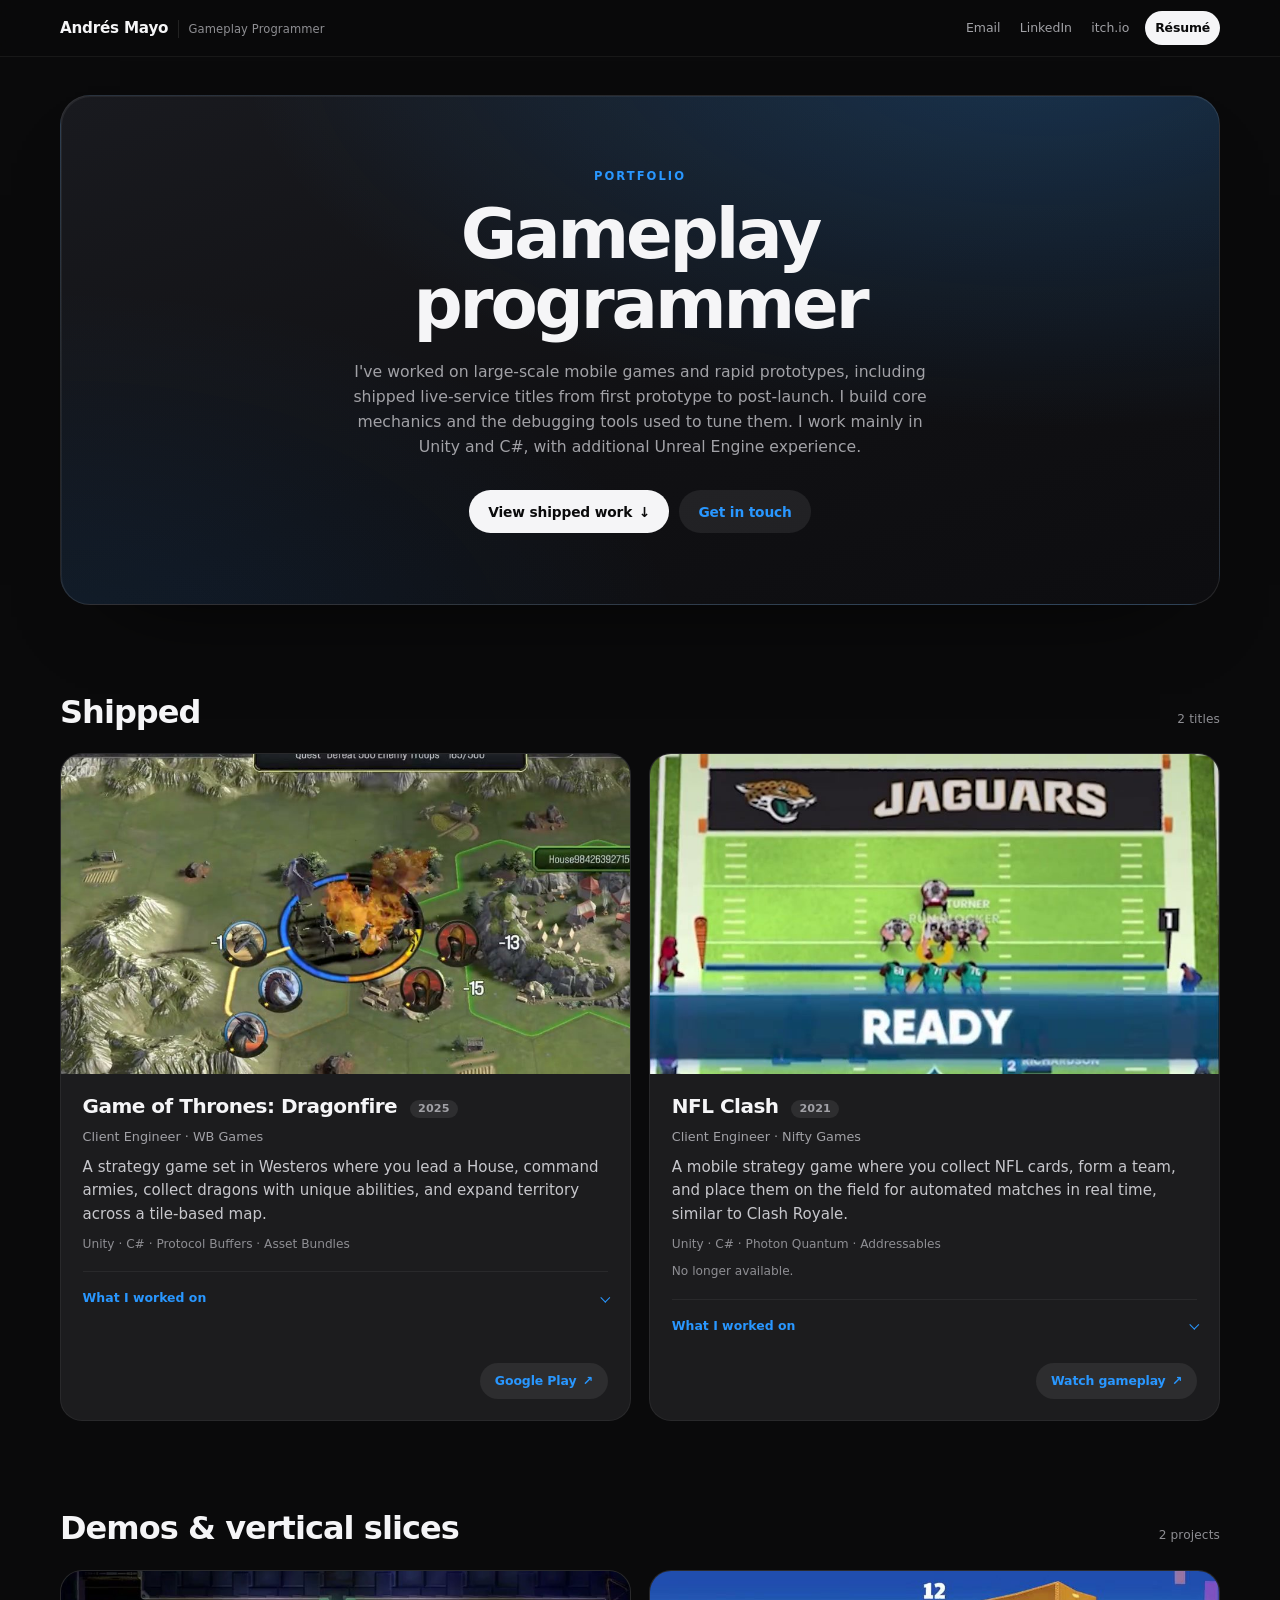
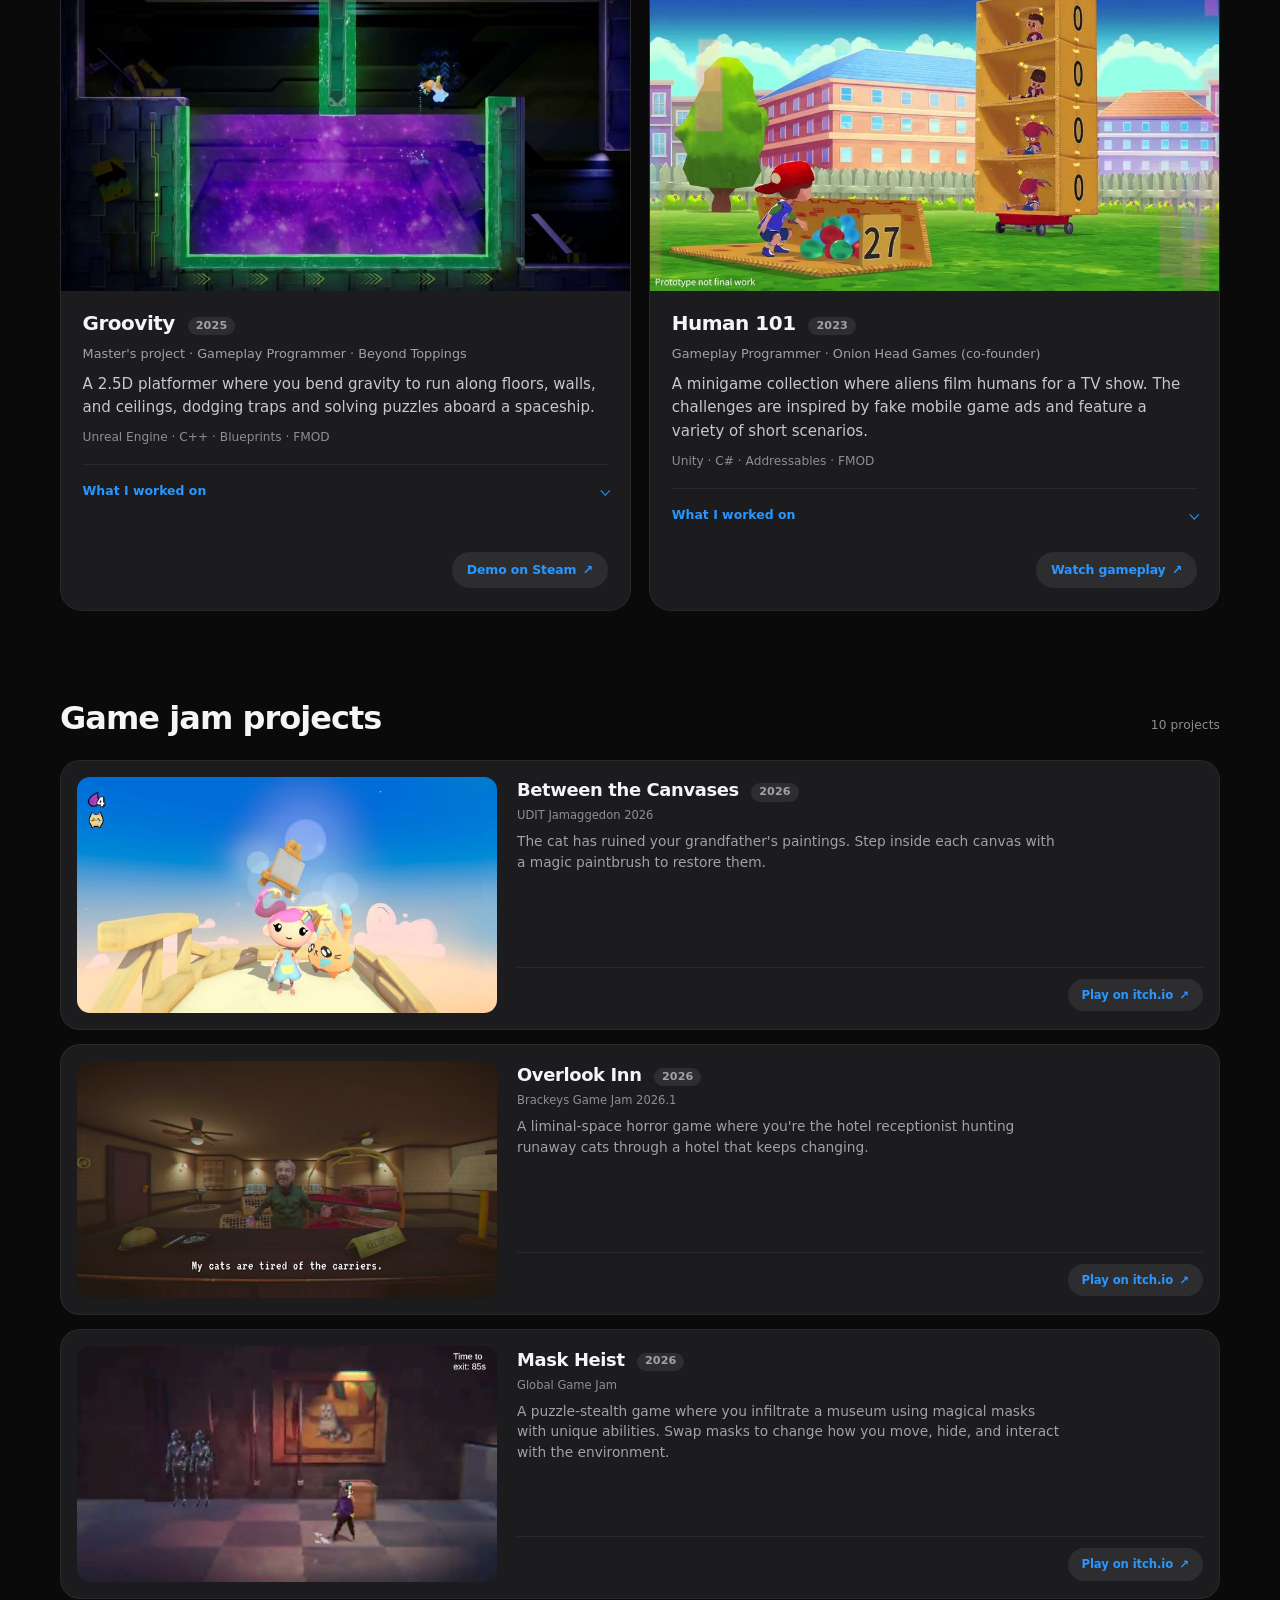
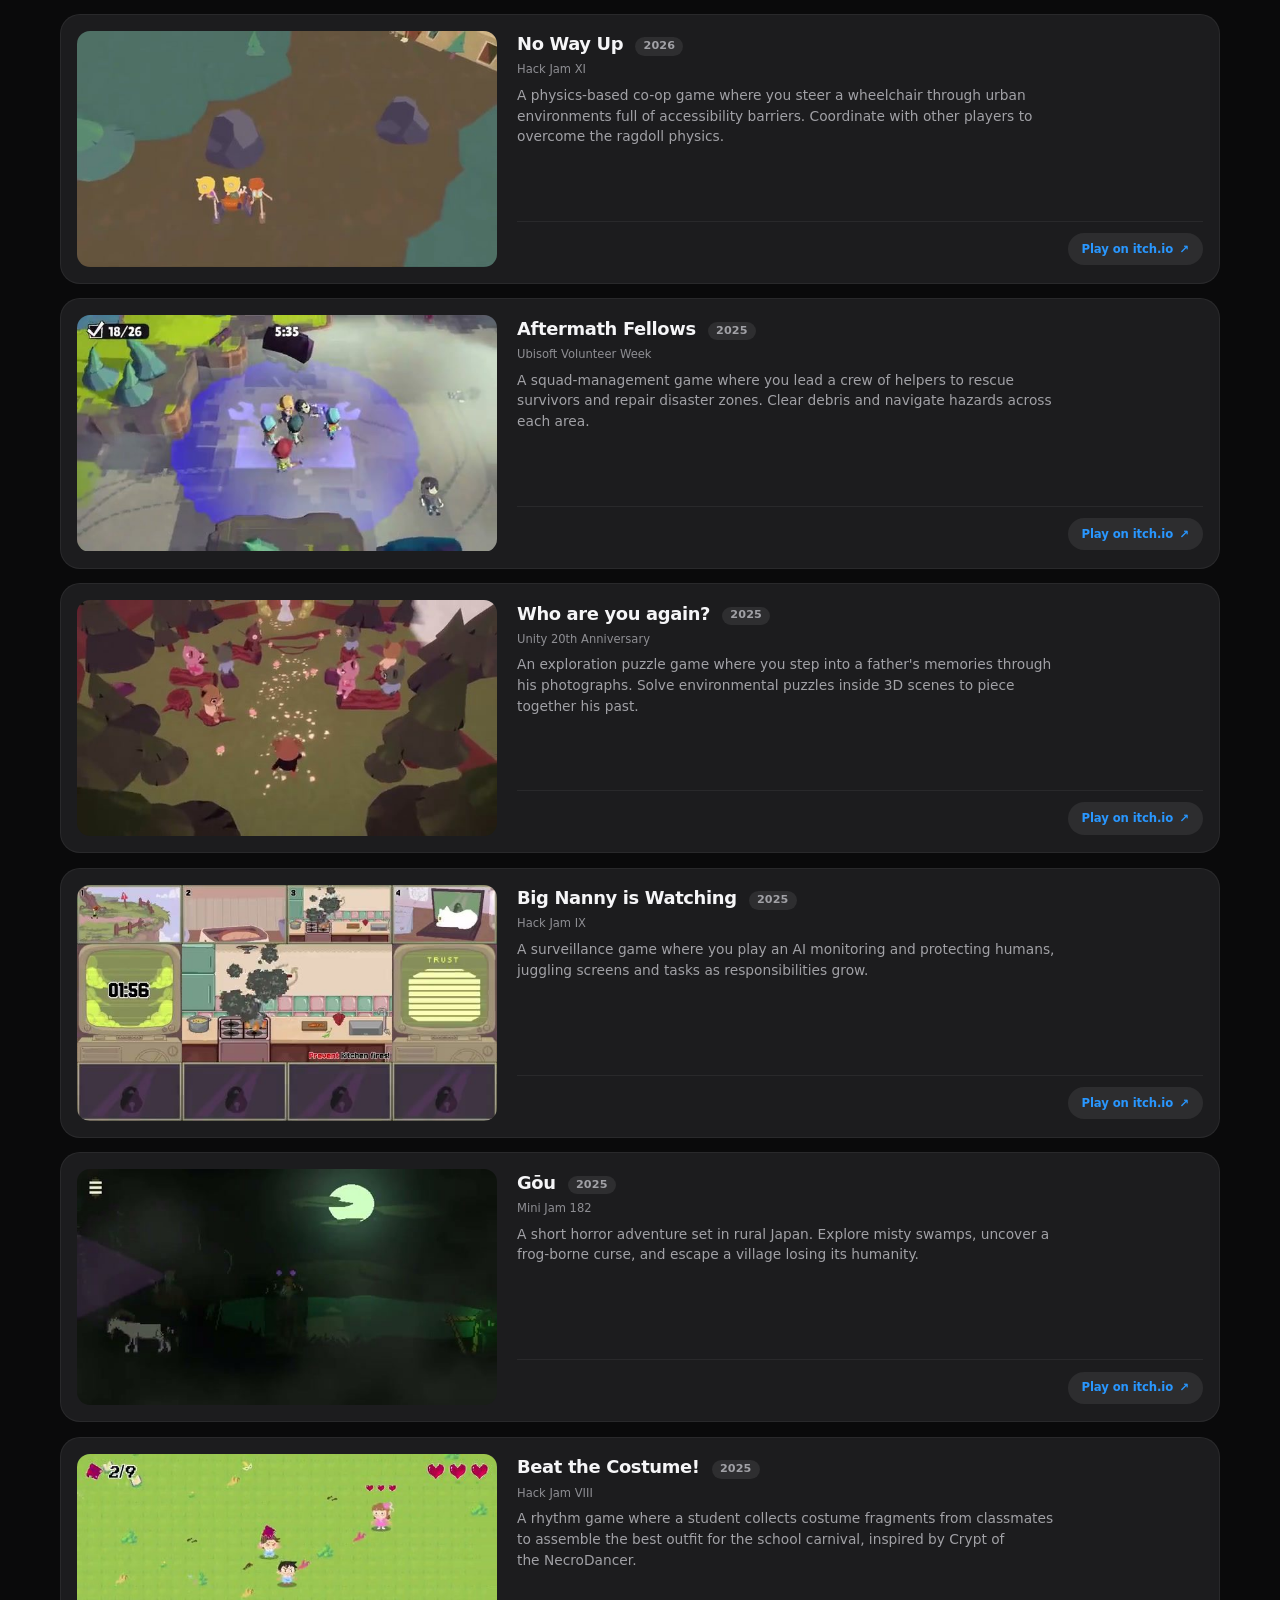
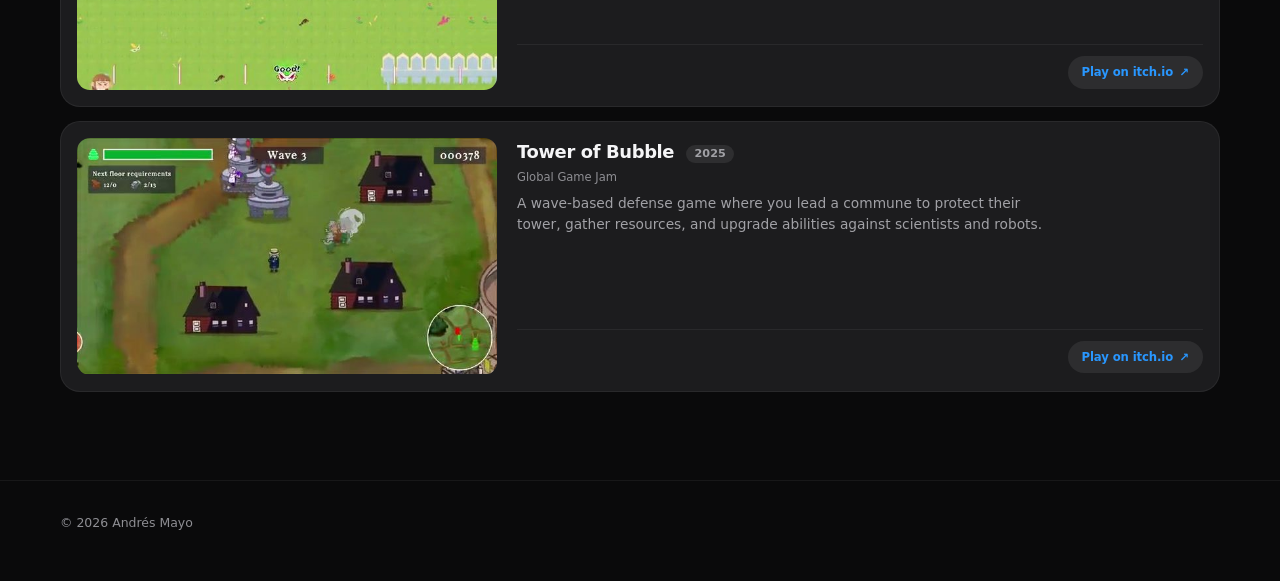
<file: index.html>
<!doctype html>
<html lang="en">
<head>
  <meta charset="utf-8">
  <meta name="viewport" content="width=device-width, initial-scale=1">

  <title>Andrés Mayo · Gameplay Programmer</title>
  <meta name="description" content="Gameplay programmer in Unity and Unreal. Shipped Game of Thrones: Dragonfire and NFL Clash, plus a master's project and ten game jam projects.">
  <link rel="canonical" href="https://aemc64.github.io/">
  <meta name="theme-color" content="#0a0a0b">

  <link rel="icon" href="favicon.svg" type="image/svg+xml">
  <link rel="icon" href="favicon.ico" sizes="32x32">

  <meta property="og:type" content="profile">
  <meta property="og:title" content="Andrés Mayo · Gameplay Programmer">
  <meta property="og:description" content="Gameplay programmer in Unity and Unreal. Shipped Dragonfire and NFL Clash.">
  <meta property="og:url" content="https://aemc64.github.io/">
  <meta property="og:image" content="https://aemc64.github.io/assets/img/og.jpg">
  <meta property="og:image:width" content="1200">
  <meta property="og:image:height" content="630">
  <meta name="twitter:card" content="summary_large_image">
  <meta name="twitter:title" content="Andrés Mayo · Gameplay Programmer">
  <meta name="twitter:description" content="Gameplay programmer in Unity and Unreal. Shipped Dragonfire and NFL Clash.">
  <meta name="twitter:image" content="https://aemc64.github.io/assets/img/og.jpg">

  <link rel="stylesheet" href="assets/css/site.css?v=20261123">

  <script type="application/ld+json">
  {
    "@context": "https://schema.org",
    "@type": "Person",
    "name": "Andrés Mayo",
    "jobTitle": "Gameplay Programmer",
    "url": "https://aemc64.github.io/",
    "email": "mailto:aemc.64@gmail.com",
    "sameAs": [
      "https://www.linkedin.com/in/aemc64/",
      "https://aemc64.itch.io/"
    ],
    "knowsAbout": ["Unity", "Unreal Engine", "C#", "C++", "Gameplay programming"]
  }
  </script>
</head>
<body>
  <a class="skip" href="#main">Skip to content</a>

  <header class="site-header">
    <div class="wrap">
      <div class="brand">Andrés Mayo <span>Gameplay Programmer</span></div>
      <nav class="nav" aria-label="Contact and résumé">
        <a href="mailto:aemc.64@gmail.com">Email</a>
        <a href="https://www.linkedin.com/in/aemc64/" target="_blank" rel="noopener noreferrer">LinkedIn</a>
        <a href="https://aemc64.itch.io/" target="_blank" rel="noopener noreferrer">itch.io</a>
        <a class="btn btn--sm" href="https://drive.google.com/file/d/1USrw6BhTbRZUoAI2uEPv93wfyci0VoiL/view" target="_blank" rel="noopener noreferrer">Résumé</a>
      </nav>
    </div>
  </header>

  <main id="main">
    <section class="hero wrap" aria-labelledby="intro">
      <div class="hero__panel">
        <div class="hero__copy">
          <p class="hero__eyebrow">Portfolio</p>
          <h1 id="intro">Gameplay programmer</h1>
          <p class="lede">I've worked on large-scale mobile games and rapid prototypes, including shipped live-service titles from first prototype to post-launch. I build core mechanics and the debugging tools used to tune them. I work mainly in Unity and C#, with additional Unreal Engine experience.</p>
          <div class="hero__actions">
            <a class="btn" href="#shipped">View shipped work <span aria-hidden="true">↓</span></a>
            <a class="btn btn--quiet" href="mailto:aemc.64@gmail.com">Get in touch</a>
          </div>
        </div>
      </div>
    </section>

    <section class="section wrap" aria-labelledby="shipped">
      <div class="section__head">
        <h2 id="shipped">Shipped</h2>
        <span class="section__count">2 titles</span>
      </div>
      <div class="grid grid--2">

        <article class="card">
          <div class="card__media" data-preview>
            <video muted playsinline loop preload="none" aria-hidden="true"
                   poster="assets/img/dragonfire.jpg"
                   data-src="assets/videos/dragonfire.mp4"></video>
            <button class="card__play" type="button" aria-label="Play a preview of Game of Thrones: Dragonfire"></button>
          </div>
          <div class="card__body">
            <h3 class="card__title">Game of Thrones: Dragonfire <span>2025</span></h3>
            <p class="card__meta">Client Engineer · WB Games</p>
            <p class="card__desc">A strategy game set in Westeros where you lead a House, command armies, collect dragons with unique abilities, and expand territory across a tile-based map.</p>
            <p class="card__tech">Unity · C# · Protocol Buffers · Asset Bundles</p>
            <details class="expander">
              <summary>What I worked on</summary>
              <ul>
                <li>Tile map systems</li>
                <li>Army &amp; marches</li>
                <li>Combat visualization</li>
                <li>Territory management</li>
                <li>Points of interest</li>
                <li>Alliance mechanics</li>
              </ul>
            </details>
            <div class="card__links">
              <a class="btn btn--quiet btn--sm" href="https://play.google.com/store/apps/details?id=com.wb.goog.hotd.socialstrategy" target="_blank" rel="noopener noreferrer">Google Play <span aria-hidden="true">↗</span></a>
            </div>
          </div>
        </article>

        <article class="card">
          <div class="card__media" data-preview>
            <video muted playsinline loop preload="none" aria-hidden="true"
                   poster="assets/img/nfl.jpg"
                   data-src="assets/videos/nfl.mp4"></video>
            <button class="card__play" type="button" aria-label="Play a preview of NFL Clash"></button>
          </div>
          <div class="card__body">
            <h3 class="card__title">NFL Clash <span>2021</span></h3>
            <p class="card__meta">Client Engineer · Nifty Games</p>
            <p class="card__desc">A mobile strategy game where you collect NFL cards, form a team, and place them on the field for automated matches in real time, similar to Clash Royale.</p>
            <p class="card__tech">Unity · C# · Photon Quantum · Addressables</p>
            <p class="card__note">No longer available.</p>
            <details class="expander">
              <summary>What I worked on</summary>
              <ul>
                <li>Gameplay systems</li>
                <li>Unit behaviours</li>
                <li>Playfield grid</li>
                <li>Input integration</li>
                <li>Debugging tools</li>
                <li>Data visualization</li>
                <li>Asset integration</li>
                <li>Optimization</li>
              </ul>
            </details>
            <div class="card__links">
              <a class="btn btn--quiet btn--sm" href="https://www.youtube.com/watch?v=yBV4d7btZy0" target="_blank" rel="noopener noreferrer" aria-label="Watch gameplay: NFL Clash">Watch gameplay <span aria-hidden="true">↗</span></a>
            </div>
          </div>
        </article>

      </div>
    </section>

    <section class="section wrap" aria-labelledby="slices">
      <div class="section__head">
        <h2 id="slices">Demos &amp; vertical slices</h2>
        <span class="section__count">2 projects</span>
      </div>
      <div class="grid grid--2">

        <article class="card">
          <div class="card__media" data-preview>
            <video muted playsinline loop preload="none" aria-hidden="true"
                   poster="assets/img/groovity.jpg"
                   data-src="assets/videos/groovity.mp4"></video>
            <button class="card__play" type="button" aria-label="Play a preview of Groovity"></button>
          </div>
          <div class="card__body">
            <h3 class="card__title">Groovity <span>2025</span></h3>
            <p class="card__meta">Master's project · Gameplay Programmer · Beyond Toppings</p>
            <p class="card__desc">A 2.5D platformer where you bend gravity to run along floors, walls, and ceilings, dodging traps and solving puzzles aboard a spaceship.</p>
            <p class="card__tech">Unreal Engine · C++ · Blueprints · FMOD</p>
            <details class="expander">
              <summary>What I worked on</summary>
              <ul>
                <li>Character controller</li>
                <li>Custom gravity</li>
                <li>Level reset</li>
                <li>Hazards &amp; platforms</li>
                <li>Dialogue system</li>
                <li>Audio integration</li>
              </ul>
            </details>
            <div class="card__links">
              <a class="btn btn--quiet btn--sm" href="https://store.steampowered.com/app/3587530/Groovity/" target="_blank" rel="noopener noreferrer">Demo on Steam <span aria-hidden="true">↗</span></a>
            </div>
          </div>
        </article>

        <article class="card">
          <div class="card__media" data-preview>
            <video muted playsinline loop preload="none" aria-hidden="true"
                   poster="assets/img/human101.jpg"
                   data-src="assets/videos/human101.mp4"></video>
            <button class="card__play" type="button" aria-label="Play a preview of Human 101"></button>
          </div>
          <div class="card__body">
            <h3 class="card__title">Human 101 <span>2023</span></h3>
            <p class="card__meta">Gameplay Programmer · Onion Head Games (co-founder)</p>
            <p class="card__desc">A minigame collection where aliens film humans for a TV show. The challenges are inspired by fake mobile game ads and feature a variety of short scenarios.</p>
            <p class="card__tech">Unity · C# · Addressables · FMOD</p>
            <details class="expander">
              <summary>What I worked on</summary>
              <ul>
                <li>Minigame systems</li>
                <li>Multiplayer architecture</li>
                <li>Input handling</li>
                <li>UI</li>
                <li>Audio integration</li>
              </ul>
            </details>
            <div class="card__links">
              <a class="btn btn--quiet btn--sm" href="https://www.youtube.com/watch?v=ueC0C0Hr4ek" target="_blank" rel="noopener noreferrer" aria-label="Watch gameplay: Human 101">Watch gameplay <span aria-hidden="true">↗</span></a>
            </div>
          </div>
        </article>

      </div>
    </section>

    <section class="section wrap" aria-labelledby="jams">
      <div class="section__head">
        <h2 id="jams">Game jam projects</h2>
        <span class="section__count">10 projects</span>
      </div>
      <div class="jam-grid">

        <article class="jam">
          <div class="jam__thumb">
            <img src="assets/img/between-the-canvases.jpg" width="640" height="360" loading="lazy"
                 alt="A girl and a cat on a wooden walkway, with an easel floating above them.">
          </div>
          <div class="jam__body">
            <h3 class="jam__title">Between the Canvases <span>2026</span></h3>
            <p class="jam__meta">UDIT Jamaggedon 2026</p>
            <p class="jam__desc">The cat has ruined your grandfather's paintings. Step inside each canvas with a magic paintbrush to restore them.</p>
            <div class="jam__foot">
              <a class="btn btn--quiet btn--sm" href="https://carmux.itch.io/betweenthecanvases" target="_blank" rel="noopener noreferrer" aria-label="Play on itch.io (Between the Canvases)">Play on itch.io <span aria-hidden="true">↗</span></a>
            </div>
          </div>
        </article>

        <article class="jam">
          <div class="jam__thumb">
            <img src="assets/img/overlook-inn.jpg" width="640" height="360" loading="lazy"
                 alt="A hotel reception desk with a staff member behind it and cat carriers in the lobby.">
          </div>
          <div class="jam__body">
            <h3 class="jam__title">Overlook Inn <span>2026</span></h3>
            <p class="jam__meta">Brackeys Game Jam 2026.1</p>
            <p class="jam__desc">A liminal-space horror game where you're the hotel receptionist hunting runaway cats through a hotel that keeps changing.</p>
            <div class="jam__foot">
              <a class="btn btn--quiet btn--sm" href="https://paxcu.itch.io/overlook-inn" target="_blank" rel="noopener noreferrer" aria-label="Play on itch.io (Overlook Inn)">Play on itch.io <span aria-hidden="true">↗</span></a>
            </div>
          </div>
        </article>

        <article class="jam" data-preview>
          <div class="jam__thumb">
            <video muted playsinline loop preload="none" aria-hidden="true"
                   poster="assets/img/mask.jpg"
                   data-src="assets/videos/mask.mp4"></video>
            <button class="card__play" type="button" aria-label="Play a preview of Mask Heist"></button>
          </div>
          <div class="jam__body">
            <h3 class="jam__title">Mask Heist <span>2026</span></h3>
            <p class="jam__meta">Global Game Jam</p>
            <p class="jam__desc">A puzzle-stealth game where you infiltrate a museum using magical masks with unique abilities. Swap masks to change how you move, hide, and interact with the environment.</p>
            <div class="jam__foot">
              <a class="btn btn--quiet btn--sm" href="https://alberte-diaz.itch.io/mask-heist" target="_blank" rel="noopener noreferrer" aria-label="Play on itch.io (Mask Heist)">Play on itch.io <span aria-hidden="true">↗</span></a>
            </div>
          </div>
        </article>

        <article class="jam" data-preview>
          <div class="jam__thumb">
            <video muted playsinline loop preload="none" aria-hidden="true"
                   poster="assets/img/nowayup.jpg"
                   data-src="assets/videos/nowayup.mp4"></video>
            <button class="card__play" type="button" aria-label="Play a preview of No Way Up"></button>
          </div>
          <div class="jam__body">
            <h3 class="jam__title">No Way Up <span>2026</span></h3>
            <p class="jam__meta">Hack Jam XI</p>
            <p class="jam__desc">A physics-based co-op game where you steer a wheelchair through urban environments full of accessibility barriers. Coordinate with other players to overcome the ragdoll physics.</p>
            <div class="jam__foot">
              <a class="btn btn--quiet btn--sm" href="https://alberte-diaz.itch.io/no-way-up" target="_blank" rel="noopener noreferrer" aria-label="Play on itch.io (No Way Up)">Play on itch.io <span aria-hidden="true">↗</span></a>
            </div>
          </div>
        </article>

        <article class="jam" data-preview>
          <div class="jam__thumb">
            <video muted playsinline loop preload="none" aria-hidden="true"
                   poster="assets/img/aftermathfellows.jpg"
                   data-src="assets/videos/aftermathfellows.mp4"></video>
            <button class="card__play" type="button" aria-label="Play a preview of Aftermath Fellows"></button>
          </div>
          <div class="jam__body">
            <h3 class="jam__title">Aftermath Fellows <span>2025</span></h3>
            <p class="jam__meta">Ubisoft Volunteer Week</p>
            <p class="jam__desc">A squad-management game where you lead a crew of helpers to rescue survivors and repair disaster zones. Clear debris and navigate hazards across each area.</p>
            <div class="jam__foot">
              <a class="btn btn--quiet btn--sm" href="https://paxcu.itch.io/aftermath-fellows" target="_blank" rel="noopener noreferrer" aria-label="Play on itch.io (Aftermath Fellows)">Play on itch.io <span aria-hidden="true">↗</span></a>
            </div>
          </div>
        </article>

        <article class="jam" data-preview>
          <div class="jam__thumb">
            <video muted playsinline loop preload="none" aria-hidden="true"
                   poster="assets/img/whoareyouagain.jpg"
                   data-src="assets/videos/whoareyouagain.mp4"></video>
            <button class="card__play" type="button" aria-label="Play a preview of Who are you again?"></button>
          </div>
          <div class="jam__body">
            <h3 class="jam__title">Who are you again? <span>2025</span></h3>
            <p class="jam__meta">Unity 20th Anniversary</p>
            <p class="jam__desc">An exploration puzzle game where you step into a father's memories through his photographs. Solve environmental puzzles inside 3D scenes to piece together his past.</p>
            <div class="jam__foot">
              <a class="btn btn--quiet btn--sm" href="https://paxcu.itch.io/whoareyouagain" target="_blank" rel="noopener noreferrer" aria-label="Play on itch.io (Who are you again?)">Play on itch.io <span aria-hidden="true">↗</span></a>
            </div>
          </div>
        </article>

        <article class="jam" data-preview>
          <div class="jam__thumb">
            <video muted playsinline loop preload="none" aria-hidden="true"
                   poster="assets/img/bignanny.jpg"
                   data-src="assets/videos/bignanny.mp4"></video>
            <button class="card__play" type="button" aria-label="Play a preview of Big Nanny is Watching"></button>
          </div>
          <div class="jam__body">
            <h3 class="jam__title">Big Nanny is Watching <span>2025</span></h3>
            <p class="jam__meta">Hack Jam IX</p>
            <p class="jam__desc">A surveillance game where you play an AI monitoring and protecting humans, juggling screens and tasks as responsibilities grow.</p>
            <div class="jam__foot">
              <a class="btn btn--quiet btn--sm" href="https://paxcu.itch.io/big-nanny-is-watching" target="_blank" rel="noopener noreferrer" aria-label="Play on itch.io (Big Nanny is Watching)">Play on itch.io <span aria-hidden="true">↗</span></a>
            </div>
          </div>
        </article>

        <article class="jam" data-preview>
          <div class="jam__thumb">
            <video muted playsinline loop preload="none" aria-hidden="true"
                   poster="assets/img/gou.jpg"
                   data-src="assets/videos/gou.mp4"></video>
            <button class="card__play" type="button" aria-label="Play a preview of Gōu"></button>
          </div>
          <div class="jam__body">
            <h3 class="jam__title">Gōu <span>2025</span></h3>
            <p class="jam__meta">Mini Jam 182</p>
            <p class="jam__desc">A short horror adventure set in rural Japan. Explore misty swamps, uncover a frog-borne curse, and escape a village losing its humanity.</p>
            <div class="jam__foot">
              <a class="btn btn--quiet btn--sm" href="https://paxcu.itch.io/gou" target="_blank" rel="noopener noreferrer" aria-label="Play on itch.io (Gōu)">Play on itch.io <span aria-hidden="true">↗</span></a>
            </div>
          </div>
        </article>

        <article class="jam" data-preview>
          <div class="jam__thumb">
            <video muted playsinline loop preload="none" aria-hidden="true"
                   poster="assets/img/beatthecostume.jpg"
                   data-src="assets/videos/beatthecostume.mp4"></video>
            <button class="card__play" type="button" aria-label="Play a preview of Beat the Costume!"></button>
          </div>
          <div class="jam__body">
            <h3 class="jam__title">Beat the Costume! <span>2025</span></h3>
            <p class="jam__meta">Hack Jam VIII</p>
            <p class="jam__desc">A rhythm game where a student collects costume fragments from classmates to assemble the best outfit for the school carnival, inspired by Crypt of the NecroDancer.</p>
            <div class="jam__foot">
              <a class="btn btn--quiet btn--sm" href="https://aemc64.itch.io/beat-the-costume" target="_blank" rel="noopener noreferrer" aria-label="Play on itch.io (Beat the Costume!)">Play on itch.io <span aria-hidden="true">↗</span></a>
            </div>
          </div>
        </article>

        <article class="jam" data-preview>
          <div class="jam__thumb">
            <video muted playsinline loop preload="none" aria-hidden="true"
                   poster="assets/img/towerofbubble.jpg"
                   data-src="assets/videos/towerofbubble.mp4"></video>
            <button class="card__play" type="button" aria-label="Play a preview of Tower of Bubble"></button>
          </div>
          <div class="jam__body">
            <h3 class="jam__title">Tower of Bubble <span>2025</span></h3>
            <p class="jam__meta">Global Game Jam</p>
            <p class="jam__desc">A wave-based defense game where you lead a commune to protect their tower, gather resources, and upgrade abilities against scientists and robots.</p>
            <div class="jam__foot">
              <a class="btn btn--quiet btn--sm" href="https://german-gabari-llorens.itch.io/tower-of-bubble" target="_blank" rel="noopener noreferrer" aria-label="Play on itch.io (Tower of Bubble)">Play on itch.io <span aria-hidden="true">↗</span></a>
            </div>
          </div>
        </article>

      </div>
    </section>
  </main>

  <footer class="site-footer">
    <div class="wrap">
      <p>© 2026 Andrés Mayo</p>
    </div>
  </footer>

  <script src="assets/js/preview.js" defer></script>
</body>
</html>
</file>
<file: assets/css/site.css>
/* Andrés Mayo · portfolio
   Hand-written, no framework. Dark surfaces, editorial type. */

:root {
  color-scheme: dark;
  --bg: #0a0a0b;
  --surface: #161618;
  --surface-2: #1c1c1e;
  --surface-3: #2c2c2e;
  --line: rgba(255, 255, 255, .1);
  --line-soft: rgba(255, 255, 255, .06);
  --text: #f5f5f7;
  --text-soft: #c7c7cc;
  --muted: #a1a1a6;
  --faint: #8e8e93;
  --accent: #2997ff;
  --accent-hover: #6bb6ff;
  --btn: #f5f5f7;
  --btn-ink: #0a0a0b;
  --radius: 22px;
  --radius-sm: 14px;
  --wrap: 1160px;
  --ease: cubic-bezier(.2, .8, .2, 1);
}

*,
*::before,
*::after { box-sizing: border-box; }

html {
  -webkit-text-size-adjust: 100%;
  scroll-behavior: smooth;
}
@media (prefers-reduced-motion: reduce) {
  html { scroll-behavior: auto; }
}

body {
  margin: 0;
  min-height: 100vh;
  background-color: var(--bg);
  background-image: radial-gradient(900px 480px at 50% -10%, rgba(41, 151, 255, .07), transparent 70%);
  background-repeat: no-repeat;
  color: var(--text);
  font-family: system-ui, "Segoe UI", Roboto, "Helvetica Neue", Arial, sans-serif;
  font-size: 16px;
  line-height: 1.6;
  -webkit-font-smoothing: antialiased;
  -moz-osx-font-smoothing: grayscale;
  text-rendering: optimizeLegibility;
}

img, video { display: block; max-width: 100%; }

a {
  color: var(--accent);
  text-underline-offset: 3px;
}
a:hover { color: var(--accent-hover); }

::selection {
  background: rgba(41, 151, 255, .4);
  color: #fff;
}

:focus-visible {
  outline: 2px solid var(--accent);
  outline-offset: 3px;
}

[id] { scroll-margin-top: 84px; }

.wrap {
  width: min(var(--wrap), 100% - 3rem);
  margin-inline: auto;
}

.skip {
  position: absolute;
  left: 1rem;
  top: -4rem;
  z-index: 100;
  padding: .6rem .9rem;
  background: var(--btn);
  color: var(--btn-ink);
  border-radius: 999px;
  font-weight: 600;
  font-size: .85rem;
  text-decoration: none;
  transition: top .15s ease;
}
.skip:focus { top: 1rem; }

/* ---------- header ---------- */

.site-header {
  position: sticky;
  top: 0;
  z-index: 20;
  background: rgba(10, 10, 11, .72);
  -webkit-backdrop-filter: saturate(180%) blur(20px);
  backdrop-filter: saturate(180%) blur(20px);
  border-bottom: 1px solid var(--line-soft);
}

.site-header .wrap {
  display: flex;
  flex-wrap: wrap;
  align-items: center;
  justify-content: space-between;
  gap: .6rem 1rem;
  min-height: 56px;
  padding-block: .45rem;
}

.brand {
  display: flex;
  align-items: baseline;
  gap: .6rem;
  flex-wrap: wrap;
  color: var(--text);
  font-size: .95rem;
  font-weight: 600;
  letter-spacing: -.015em;
}
.brand span {
  padding-left: .6rem;
  border-left: 1px solid var(--line);
  color: var(--faint);
  font-size: .72rem;
  font-weight: 500;
  letter-spacing: .01em;
}

.nav {
  display: flex;
  flex-wrap: wrap;
  align-items: center;
  gap: .1rem;
  font-size: .78rem;
}
.nav a {
  padding: .4rem .55rem;
  border-radius: 999px;
  color: var(--muted);
  text-decoration: none;
  white-space: nowrap;
  transition: color .2s var(--ease), background-color .2s var(--ease);
}
.nav a:hover {
  color: var(--text);
  background: rgba(255, 255, 255, .06);
}
.nav .btn {
  margin-left: .35rem;
  color: var(--btn-ink);
}
.nav .btn:hover { color: var(--btn-ink); }

/* ---------- buttons ---------- */

.btn {
  display: inline-flex;
  align-items: center;
  justify-content: center;
  gap: .4rem;
  padding: .6rem 1.15rem;
  border: 1px solid transparent;
  border-radius: 999px;
  background: var(--btn);
  color: var(--btn-ink);
  font: inherit;
  font-size: .86rem;
  font-weight: 600;
  letter-spacing: -.01em;
  text-decoration: none;
  cursor: pointer;
  transition:
    background-color .2s var(--ease),
    color .2s var(--ease),
    transform .2s var(--ease),
    box-shadow .3s var(--ease);
}
.btn:hover {
  background: #fff;
  color: var(--btn-ink);
  transform: translateY(-1px);
  box-shadow: 0 10px 24px -16px rgba(0, 0, 0, .9);
}
.btn:active { transform: translateY(0); }

.btn--sm {
  padding: .44rem .88rem;
  font-size: .78rem;
}

.btn--quiet {
  background: rgba(255, 255, 255, .075);
  color: var(--accent);
}
.btn--quiet:hover {
  background: var(--accent);
  color: #000;
}

/* ---------- hero ---------- */

.hero {
  padding-top: clamp(1.5rem, 3vw, 2.5rem);
}

.hero__panel {
  padding: clamp(2.4rem, 6vw, 4.4rem) clamp(1.6rem, 4vw, 3.4rem);
  border: 1px solid var(--line);
  border-radius: 30px;
  background:
    radial-gradient(120% 130% at 85% -10%, rgba(41, 151, 255, .24), transparent 58%),
    radial-gradient(90% 120% at 0% 110%, rgba(10, 132, 255, .1), transparent 60%),
    linear-gradient(160deg, #191a1f 0%, #111114 55%, #0d0d10 100%);
  box-shadow:
    inset 1px 1px 0 rgba(255, 255, 255, .06),
    0 40px 90px -60px #000;
  overflow: hidden;
}

.hero__copy {
  max-width: 720px;
  margin-inline: auto;
  text-align: center;
}

.hero__eyebrow {
  margin: 0 0 .85rem;
  color: var(--accent);
  font-size: .72rem;
  font-weight: 700;
  letter-spacing: .18em;
  text-transform: uppercase;
}

.hero h1 {
  margin: 0;
  color: var(--text);
  font-size: clamp(2.6rem, 5.4vw, 4.3rem);
  font-weight: 700;
  line-height: 1.02;
  letter-spacing: -.045em;
  text-wrap: balance;
}

.lede {
  margin: 1.25rem auto 0;
  max-width: 58ch;
  color: var(--muted);
  font-size: clamp(.98rem, 1.2vw, 1.08rem);
  line-height: 1.6;
  text-wrap: pretty;
}

.hero__actions {
  display: flex;
  flex-wrap: wrap;
  justify-content: center;
  gap: .6rem;
  margin-top: 1.9rem;
}

/* ---------- sections ---------- */

.section { margin-top: clamp(3.25rem, 7vw, 5.5rem); }

.section__head {
  display: flex;
  align-items: baseline;
  justify-content: space-between;
  gap: 1rem;
  margin-bottom: 1.4rem;
}

.section h2 {
  margin: 0;
  color: var(--text);
  font-size: clamp(1.55rem, 2.6vw, 2rem);
  font-weight: 700;
  letter-spacing: -.03em;
  line-height: 1.2;
}

.section__count {
  color: var(--faint);
  font-size: .76rem;
  font-weight: 500;
  letter-spacing: .01em;
  white-space: nowrap;
}

.grid {
  display: grid;
  gap: 1.15rem;
  align-items: stretch;
}
.grid--2 { grid-template-columns: repeat(2, minmax(0, 1fr)); }

/* ---------- project cards ---------- */

.card {
  display: flex;
  flex-direction: column;
  height: 100%;
  background: var(--surface-2);
  border: 1px solid var(--line-soft);
  border-radius: var(--radius);
  overflow: hidden;
  transition:
    transform .35s var(--ease),
    border-color .3s var(--ease),
    box-shadow .35s var(--ease);
}
.card:hover {
  transform: translateY(-4px);
  border-color: var(--line);
  box-shadow: 0 34px 64px -38px rgba(0, 0, 0, .95);
}

.card__media {
  position: relative;
  aspect-ratio: 16 / 9;
  background: #000;
  overflow: hidden;
}
.card__media img,
.card__media video {
  width: 100%;
  height: 100%;
  object-fit: cover;
  transition: transform .7s var(--ease);
}
@media (hover: hover) and (prefers-reduced-motion: no-preference) {
  .card:hover .card__media img,
  .card:hover .card__media video { transform: scale(1.035); }
}

.card__play {
  position: absolute;
  top: 50%;
  left: 50%;
  display: grid;
  place-items: center;
  width: 3.2rem;
  height: 3.2rem;
  padding: 0;
  border: 0;
  border-radius: 50%;
  background: rgba(255, 255, 255, .9);
  -webkit-backdrop-filter: blur(12px);
  backdrop-filter: blur(12px);
  color: #000;
  font-size: .9rem;
  cursor: pointer;
  opacity: 0;
  pointer-events: none;
  transform: translate(-50%, -50%) scale(.9);
  box-shadow: 0 12px 30px -12px rgba(0, 0, 0, .8);
  transition:
    opacity .25s var(--ease),
    transform .25s var(--ease),
    background-color .2s var(--ease);
}
.card__play::before { content: "▶"; margin-left: 3px; }
.is-playing .card__play::before {
  content: "❚❚";
  margin-left: 0;
  font-size: .7rem;
}
.card__media:hover .card__play,
.card__media:focus-within .card__play,
.card__play:focus-visible {
  opacity: 1;
  pointer-events: auto;
  transform: translate(-50%, -50%) scale(1);
}
.card__play:hover { background: #fff; }

/* touch devices have no hover: give them an explicit control */
@media (hover: none) {
  .card__play {
    opacity: 1;
    pointer-events: auto;
    transform: translate(-50%, -50%) scale(1);
  }
}

.card__body {
  display: flex;
  flex-direction: column;
  gap: .5rem;
  flex: 1;
  padding: 1.25rem 1.35rem 1.35rem;
}

.card__title {
  margin: 0;
  font-size: 1.25rem;
  font-weight: 650;
  letter-spacing: -.025em;
  line-height: 1.25;
  text-wrap: balance;
}
.card__title span,
.jam__title span {
  display: inline-block;
  margin-left: .4rem;
  padding: .12rem .5rem;
  border-radius: 999px;
  background: rgba(255, 255, 255, .08);
  color: var(--muted);
  font-size: .7rem;
  font-weight: 600;
  letter-spacing: .01em;
  vertical-align: .1em;
  white-space: nowrap;
}

.card__meta {
  margin: 0;
  color: var(--muted);
  font-size: .8rem;
}

.card__desc {
  margin: 0;
  color: var(--text-soft);
  font-size: .94rem;
  line-height: 1.58;
  text-wrap: pretty;
}

.card__tech,
.card__note {
  margin: 0;
  color: var(--faint);
  font-size: .76rem;
}

.card__links {
  display: flex;
  flex-wrap: wrap;
  justify-content: flex-end;
  gap: .5rem;
  margin-top: auto;
  padding-top: 1.1rem;
}

/* ---------- expanders ---------- */

.expander {
  margin-top: .55rem;
  padding-top: .9rem;
  border-top: 1px solid var(--line-soft);
}

.expander summary {
  display: flex;
  align-items: center;
  justify-content: space-between;
  gap: 1rem;
  padding: .1rem 0;
  cursor: pointer;
  color: var(--accent);
  font-size: .78rem;
  font-weight: 600;
  list-style: none;
  transition: color .2s var(--ease);
}
.expander summary::-webkit-details-marker { display: none; }
.expander summary::after {
  content: "";
  width: .45rem;
  height: .45rem;
  border-right: 1.5px solid currentColor;
  border-bottom: 1.5px solid currentColor;
  transform: rotate(45deg) translateY(-1px);
  transition: transform .25s var(--ease);
}
.expander[open] summary::after {
  transform: rotate(225deg) translateY(-1px);
}
.expander summary:hover { color: var(--accent-hover); }

.expander ul {
  display: grid;
  gap: .4rem;
  margin: .8rem 0 0;
  padding: 0;
  list-style: none;
  color: var(--muted);
  font-size: .84rem;
}
.expander li {
  position: relative;
  padding-left: 1rem;
}
.expander li::before {
  content: "";
  position: absolute;
  left: 0;
  top: .62em;
  width: 4px;
  height: 4px;
  border-radius: 50%;
  background: var(--accent);
}

/* ---------- game jam rows ---------- */

.jam-grid {
  display: grid;
  gap: .9rem;
}

.jam {
  display: grid;
  grid-template-columns: clamp(300px, 38%, 420px) minmax(0, 1fr);
  gap: 1.25rem;
  padding: 1rem;
  background: var(--surface-2);
  border: 1px solid var(--line-soft);
  border-radius: 20px;
  transition:
    background-color .25s var(--ease),
    border-color .25s var(--ease);
}
.jam:hover {
  background: #202023;
  border-color: var(--line);
}

.jam__thumb {
  position: relative;
  aspect-ratio: 16 / 9;
  border-radius: 13px;
  background: #000;
  overflow: hidden;
}
.jam__thumb img,
.jam__thumb video {
  width: 100%;
  height: 100%;
  object-fit: cover;
  transition: transform .6s var(--ease);
}
@media (hover: hover) and (prefers-reduced-motion: no-preference) {
  .jam:hover .jam__thumb img,
  .jam:hover .jam__thumb video { transform: scale(1.045); }
}

.jam__thumb .card__play {
  top: auto;
  left: auto;
  right: .55rem;
  bottom: .55rem;
  width: 2.6rem;
  height: 2.6rem;
  font-size: .72rem;
  transform: scale(.9);
}
.jam:hover .card__play,
.jam:focus-within .card__play,
.jam .card__play:focus-visible {
  opacity: 1;
  pointer-events: auto;
  transform: scale(1);
}
@media (hover: none) {
  .jam__thumb .card__play { transform: scale(1); }
}

.jam__body {
  display: flex;
  flex-direction: column;
  gap: .3rem;
  min-width: 0;
  padding-block: .1rem;
}

.jam__title {
  margin: 0;
  font-size: 1.12rem;
  font-weight: 650;
  letter-spacing: -.02em;
  line-height: 1.3;
}

.jam__meta {
  margin: 0;
  color: var(--faint);
  font-size: .72rem;
}

.jam__desc {
  margin: .1rem 0 0;
  max-width: 62ch;
  color: var(--muted);
  font-size: .86rem;
  line-height: 1.5;
  text-wrap: pretty;
}

.jam__foot {
  display: flex;
  justify-content: flex-end;
  margin-top: auto;
  padding-top: .7rem;
  border-top: 1px solid var(--line-soft);
}

.jam .btn--sm {
  padding: .36rem .8rem;
  font-size: .73rem;
}

/* ---------- footer ---------- */

.site-footer {
  margin-top: clamp(3.5rem, 7vw, 5.5rem);
  padding-block: 2rem 3rem;
  border-top: 1px solid var(--line-soft);
  color: var(--faint);
  font-size: .78rem;
}
.site-footer p { margin: 0; }

/* ---------- 404 ---------- */

.notfound {
  min-height: 70vh;
  display: grid;
  align-content: center;
  justify-items: center;
  gap: 1.15rem;
  padding-block: 3rem;
  text-align: center;
}
.notfound h1 {
  margin: 0;
  font-size: clamp(4rem, 16vw, 8rem);
  font-weight: 700;
  line-height: .9;
  letter-spacing: -.06em;
  color: var(--text);
}
.notfound p { margin: 0; color: var(--muted); }

/* ---------- responsive ---------- */

@media (max-width: 860px) {
  .grid--2 { grid-template-columns: 1fr; }
}

@media (max-width: 640px) {
  .wrap { width: calc(100% - 2rem); }
  .grid { gap: 1rem; }
  .brand span { display: none; }
  .nav {
    width: 100%;
    justify-content: space-between;
  }
  .nav a { padding: .4rem .45rem; }
  .nav .btn { margin-left: 0; }

  .hero { padding-top: 1.25rem; }
  .hero__panel {
    padding: 1.9rem 1.25rem;
    border-radius: 24px;
  }
  .hero__actions { margin-top: 1.5rem; }

  .section { margin-top: 3.5rem; }
  .section__head { margin-bottom: 1.1rem; }

  .card__body { padding: 1.1rem 1.15rem 1.2rem; }
  .card__title { font-size: 1.15rem; }

  .jam {
    grid-template-columns: 1fr;
    gap: .8rem;
    padding: .75rem;
  }
  .jam__body { padding: 0 .15rem .1rem; }
  .jam__desc { font-size: .85rem; }
  .jam__thumb .card__play {
    width: 2.8rem;
    height: 2.8rem;
    font-size: .8rem;
  }
}

@media (prefers-reduced-motion: reduce) {
  *, *::before, *::after {
    animation-duration: .01ms !important;
    transition-duration: .01ms !important;
  }
  .card:hover { transform: none; }
  .card:hover .card__media img,
  .card:hover .card__media video,
  .jam:hover .jam__thumb img,
  .jam:hover .jam__thumb video { transform: none; }
}
</file>
